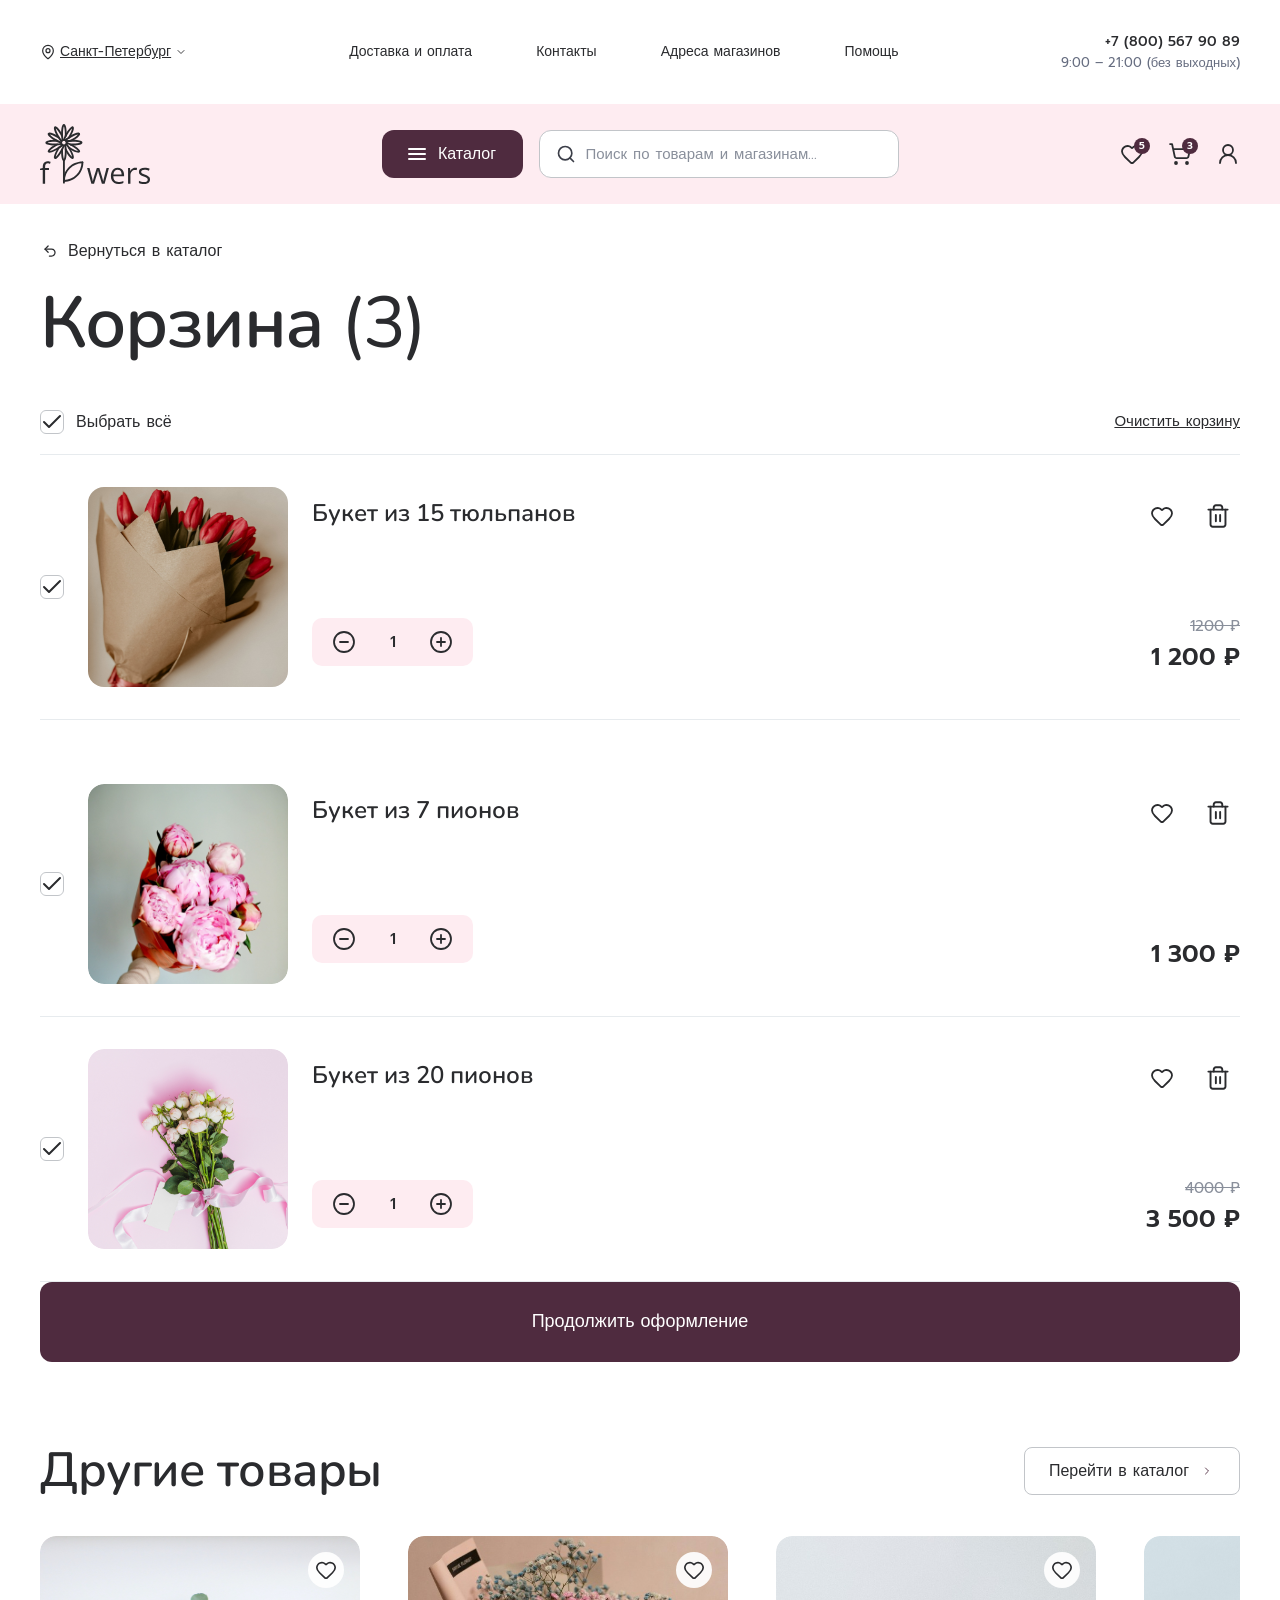
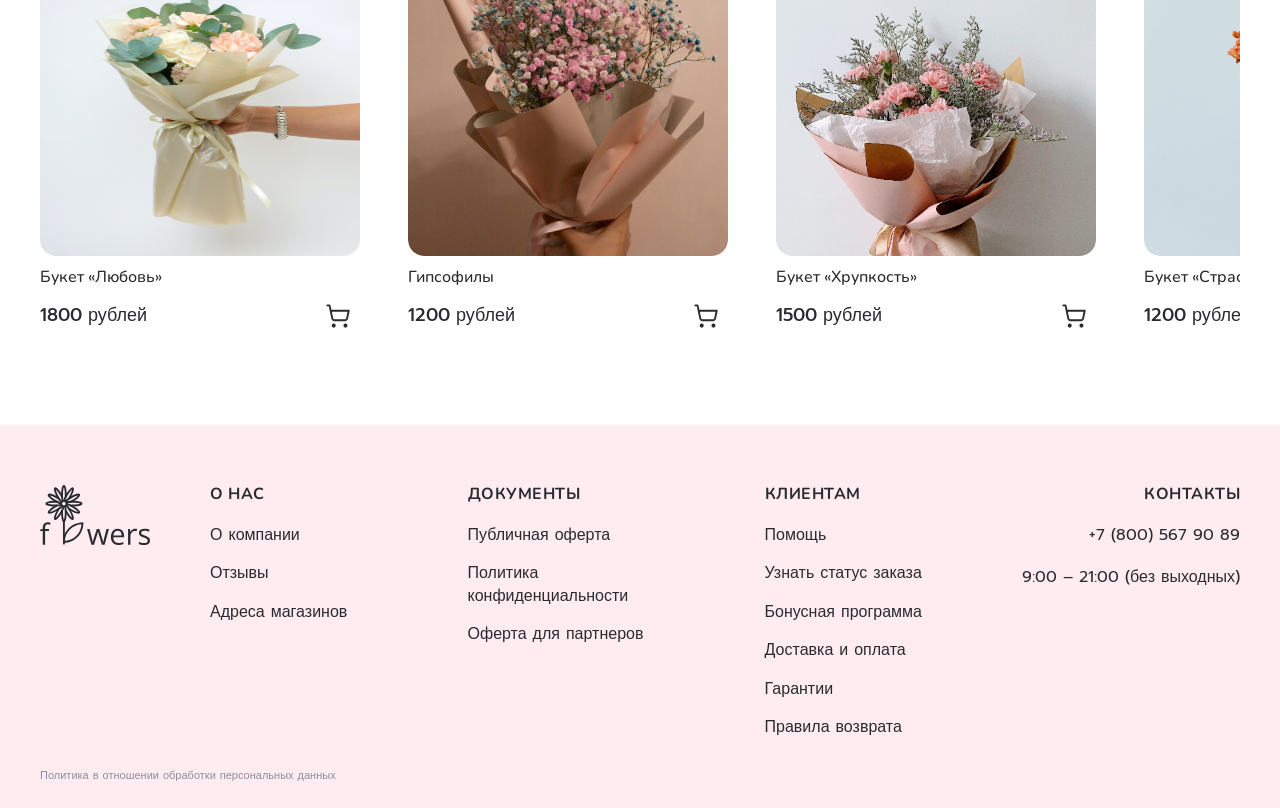
<file: cart.html>
<!DOCTYPE html>
<html lang="ru">
<head>
    <meta charset="UTF-8">
    <meta name="viewport" content="width=device-width, initial-scale=1.0">
    <title>Корзина — Flowers</title>
    <link rel="preconnect" href="https://fonts.googleapis.com">
    <link rel="preconnect" href="https://fonts.gstatic.com" crossorigin>
    <link href="https://fonts.googleapis.com/css2?family=Prompt:wght@300;400;500;600;700&family=Nunito:wght@400;500;600;700;800&display=swap" rel="stylesheet">
    <link href="https://cdn.jsdelivr.net/npm/bootstrap@5.3.3/dist/css/bootstrap.min.css" rel="stylesheet">
    <link rel="stylesheet" href="css/cart.css">
</head>
<body>

<!-- ВЕРХНЯЯ ШАПКА -->
<header class="topbar">
    <div class="topbar-inner d-flex align-items-center justify-content-between">
        <button class="topbar-city d-flex align-items-center gap-1" type="button">
            <img src="images/icons/location.svg" alt="" class="ico-16">
            <span><u>Санкт-Петербург</u></span>
            <img src="images/icons/chevron-down.svg" alt="" class="ico-12">
        </button>
        <nav class="topbar-nav d-flex">
            <a href="#" class="topbar-link">Доставка и оплата</a>
            <a href="#" class="topbar-link">Контакты</a>
            <a href="#" class="topbar-link">Адреса магазинов</a>
            <a href="#" class="topbar-link">Помощь</a>
        </nav>
        <div class="topbar-contacts text-end">
            <div class="topbar-phone">+7 (800) 567 90 89</div>
            <div class="topbar-hours">9:00 – 21:00 (без выходных)</div>
        </div>
    </div>
</header>

<!-- РОЗОВАЯ ШАПКА -->
<div class="pinkbar">
    <div class="pinkbar-inner">
        <a href="index.html" class="pinkbar-logo">
            <img src="images/logo.svg" alt="flowers">
        </a>
        <div class="pinkbar-center">
            <button class="pinkbar-catalog" type="button">
                <span class="burger"><span></span><span></span><span></span></span>
                Каталог
            </button>
            <div class="pinkbar-search">
                <img src="images/icons/search.svg" alt="" class="ico-20">
                <input type="text" placeholder="Поиск по товарам и магазинам...">
            </div>
        </div>
        <div class="pinkbar-icons">
            <a href="#" class="pinkbar-icon" aria-label="Избранное">
                <img src="images/icons/heart-large.svg" alt="" class="ico-24">
                <span class="pinkbar-badge">5</span>
            </a>
            <a href="cart.html" class="pinkbar-icon" aria-label="Корзина">
                <img src="images/icons/bag.svg" alt="" class="ico-24">
                <span class="pinkbar-badge">3</span>
            </a>
            <a href="#" class="pinkbar-icon" aria-label="Профиль">
                <img src="images/icons/user.svg" alt="" class="ico-24">
            </a>
        </div>
    </div>
</div>

<!-- ОСНОВНОЙ КОНТЕНТ -->
<main class="main-cart">

    <a href="index.html" class="back-link">
        <img src="images/icons/back-arrow.svg" alt="" class="ico-20">
        <span>Вернуться в каталог</span>
    </a>

    <h1 class="page-title">Корзина <span class="page-title-count">(3)</span></h1>

    <!-- Шапка со «Выбрать всё» и «Очистить корзину» -->
    <div class="cart-toolbar">
        <label class="select-all">
            <input type="checkbox" id="selectAll" checked>
            <span>Выбрать всё</span>
        </label>
        <button class="clear-btn" type="button" id="clearAll"><u>Очистить корзину</u></button>
    </div>

    <!-- СПИСОК ТОВАРОВ -->
    <div class="cart-list">

        <div class="cart-row" data-price="1200" data-oldprice="1200">
            <input type="checkbox" class="cart-row__check" checked>
            <div class="cart-row__photo">
                <img src="images/rectangle_52.svg" alt="Букет из 15 тюльпанов">
            </div>
            <div class="cart-row__body">
                <h3 class="cart-row__name">Букет из 15 тюльпанов</h3>
                <div class="cart-row__qty">
                    <button class="cart-row__qty-btn" data-action="minus" aria-label="−">
                        <img src="images/icons/qty-minus.svg" alt="" class="ico-24">
                    </button>
                    <span class="cart-row__qty-val">1</span>
                    <button class="cart-row__qty-btn" data-action="plus" aria-label="+">
                        <img src="images/icons/qty-plus.svg" alt="" class="ico-24">
                    </button>
                </div>
            </div>
            <div class="cart-row__actions">
                <button class="cart-row__act" aria-label="В избранное">
                    <img src="images/icons/heart.svg" alt="" class="ico-24">
                </button>
                <button class="cart-row__act cart-row__remove" aria-label="Удалить">
                    <img src="images/icons/trash.svg" alt="" class="ico-32">
                </button>
            </div>  
             <div class="cart-row__prices">
                <span class="cart-row__price-old">1200 ₽</span>
                <span class="cart-row__price">1200 ₽</span>
            </div>
            </div>  
        </div>

        <div class="cart-row" data-price="1300">
            <input type="checkbox" class="cart-row__check" checked>
            <div class="cart-row__photo">
                <img src="images/rectangle_52-1.svg" alt="Букет из 7 пионов">
            </div>
            <div class="cart-row__body">
                <h3 class="cart-row__name">Букет из 7 пионов</h3>
                <div class="cart-row__qty">
                    <button class="cart-row__qty-btn" data-action="minus" aria-label="−">
                        <img src="images/icons/qty-minus.svg" alt="" class="ico-24">
                    </button>
                    <span class="cart-row__qty-val">1</span>
                    <button class="cart-row__qty-btn" data-action="plus" aria-label="+">
                        <img src="images/icons/qty-plus.svg" alt="" class="ico-24">
                    </button>
                </div>
            </div>
            <div class="cart-row__actions">
                <button class="cart-row__act" aria-label="В избранное">
                    <img src="images/icons/heart.svg" alt="" class="ico-24">
                </button>
                <button class="cart-row__act cart-row__remove" aria-label="Удалить">
                    <img src="images/icons/trash.svg" alt="" class="ico-32">
                </button>
            </div>  
            <div class="cart-row__prices">
                <span class="cart-row__price">1300 ₽</span>
            </div>
            </div>


        <div class="cart-row" data-price="3500" data-oldprice="4000">
            <input type="checkbox" class="cart-row__check" checked>
            <div class="cart-row__photo">
                <img src="images/rectangle_52-2.svg" alt="Букет из 20 пионов">
            </div>
            <div class="cart-row__body">
                <h3 class="cart-row__name">Букет из 20 пионов</h3>
                <div class="cart-row__qty">
                    <button class="cart-row__qty-btn" data-action="minus" aria-label="−">
                        <img src="images/icons/qty-minus.svg" alt="" class="ico-24">
                    </button>
                    <span class="cart-row__qty-val">1</span>
                    <button class="cart-row__qty-btn" data-action="plus" aria-label="+">
                        <img src="images/icons/qty-plus.svg" alt="" class="ico-24">
                    </button>
                </div>
            </div>
            <div class="cart-row__actions">
                <button class="cart-row__act" aria-label="В избранное">
                    <img src="images/icons/heart.svg" alt="" class="ico-24">
                </button>
                <button class="cart-row__act cart-row__remove" aria-label="Удалить">
                    <img src="images/icons/trash.svg" alt="" class="ico-32">
                </button>
            </div>  
            <div class="cart-row__prices">
                <span class="cart-row__price-old">4000 ₽</span>
                <span class="cart-row__price">3500 ₽</span>
            </div>
            </div>

    <!-- Кнопка «Продолжить оформление» — без модального окна -->
    <button class="checkout-btn" type="button" id="checkoutBtn">
        Продолжить оформление
    </button>

    <!-- ДРУГИЕ ТОВАРЫ -->
    <section class="other">
        <div class="other__head">
            <h2 class="other__title">Другие товары</h2>
            <a href="index.html" class="btn-outline">
                Перейти в каталог
                <img src="images/icons/chevron-right-purple.svg" alt="" class="ico-16">
            </a>
        </div>
        <div class="other__list">
            <a href="product.html" class="mini">
                <div class="mini__img"><img src="images/img1-2.svg" alt=""></div>
                <button class="mini__fav"><img src="images/icons/heart.svg" alt="" class="ico-22"></button>
                <h4 class="mini__name">Букет «Любовь»</h4>
                <div class="mini__price-row">
                    <span class="mini__price">1800 рублей</span>
                    <button class="mini__cart"><img src="images/icons/cart-add.svg" alt="" class="ico-32"></button>
                </div>
            </a>
            <a href="product.html" class="mini">
                <div class="mini__img"><img src="images/img1-6.svg" alt=""></div>
                <button class="mini__fav"><img src="images/icons/heart.svg" alt="" class="ico-22"></button>
                <h4 class="mini__name">Гипсофилы</h4>
                <div class="mini__price-row">
                    <span class="mini__price">1200 рублей</span>
                    <button class="mini__cart"><img src="images/icons/cart-add.svg" alt="" class="ico-32"></button>
                </div>
            </a>
            <a href="product.html" class="mini">
                <div class="mini__img"><img src="images/img1-7.svg" alt=""></div>
                <button class="mini__fav"><img src="images/icons/heart.svg" alt="" class="ico-22"></button>
                <h4 class="mini__name">Букет «Хрупкость»</h4>
                <div class="mini__price-row">
                    <span class="mini__price">1500 рублей</span>
                    <button class="mini__cart"><img src="images/icons/cart-add.svg" alt="" class="ico-32"></button>
                </div>
            </a>
            <a href="product.html" class="mini">
                <div class="mini__img"><img src="images/img1-13.svg" alt=""></div>
                <button class="mini__fav"><img src="images/icons/heart.svg" alt="" class="ico-22"></button>
                <h4 class="mini__name">Букет «Страсть»</h4>
                <div class="mini__price-row">
                    <span class="mini__price">1200 рублей</span>
                    <button class="mini__cart"><img src="images/icons/cart-add.svg" alt="" class="ico-32"></button>
                </div>
            </a>
            <a href="product.html" class="mini">
                <div class="mini__img"><img src="images/img1-8.svg" alt=""></div>
                <button class="mini__fav"><img src="images/icons/heart.svg" alt="" class="ico-22"></button>
                <h4 class="mini__name">Букет «Вдохновение»</h4>
                <div class="mini__price-row">
                    <span class="mini__price">1400 ₽</span>
                    <button class="mini__cart"><img src="images/icons/cart-add.svg" alt="" class="ico-32"></button>
                </div>
            </a>
        </div>
    </section>
</main>

<!-- ПОДВАЛ -->
<footer class="footer">
    <div class="footer__inner">
        <a href="index.html" class="footer__logo">
            <img src="images/logo.svg" alt="flowers">
        </a>
        <div class="footer__col">
            <h4 class="footer__title">О НАС</h4>
            <a href="#" class="footer__link">О компании</a>
            <a href="#" class="footer__link">Отзывы</a>
            <a href="#" class="footer__link">Адреса магазинов</a>
        </div>
        <div class="footer__col">
            <h4 class="footer__title">ДОКУМЕНТЫ</h4>
            <a href="#" class="footer__link">Публичная оферта</a>
            <a href="#" class="footer__link">Политика конфиденциальности</a>
            <a href="#" class="footer__link">Оферта для партнеров</a>
        </div>
        <div class="footer__col">
            <h4 class="footer__title">КЛИЕНТАМ</h4>
            <a href="#" class="footer__link">Помощь</a>
            <a href="#" class="footer__link">Узнать статус заказа</a>
            <a href="#" class="footer__link">Бонусная программа</a>
            <a href="#" class="footer__link">Доставка и оплата</a>
            <a href="#" class="footer__link">Гарантии</a>
            <a href="#" class="footer__link">Правила возврата</a>
        </div>
        <div class="footer__col footer__col--contacts">
            <h4 class="footer__title">КОНТАКТЫ</h4>
            <div class="footer__phone">+7 (800) 567 90 89</div>
            <div class="footer__hours">9:00 – 21:00 (без выходных)</div>
        </div>
    </div>
    <div class="footer__policy">Политика в отношении обработки персональных данных</div>
</footer>

<script src="https://cdn.jsdelivr.net/npm/bootstrap@5.3.3/dist/js/bootstrap.bundle.min.js"></script>
<script src="js/cart.js"></script>
</body>
</html>
</file>
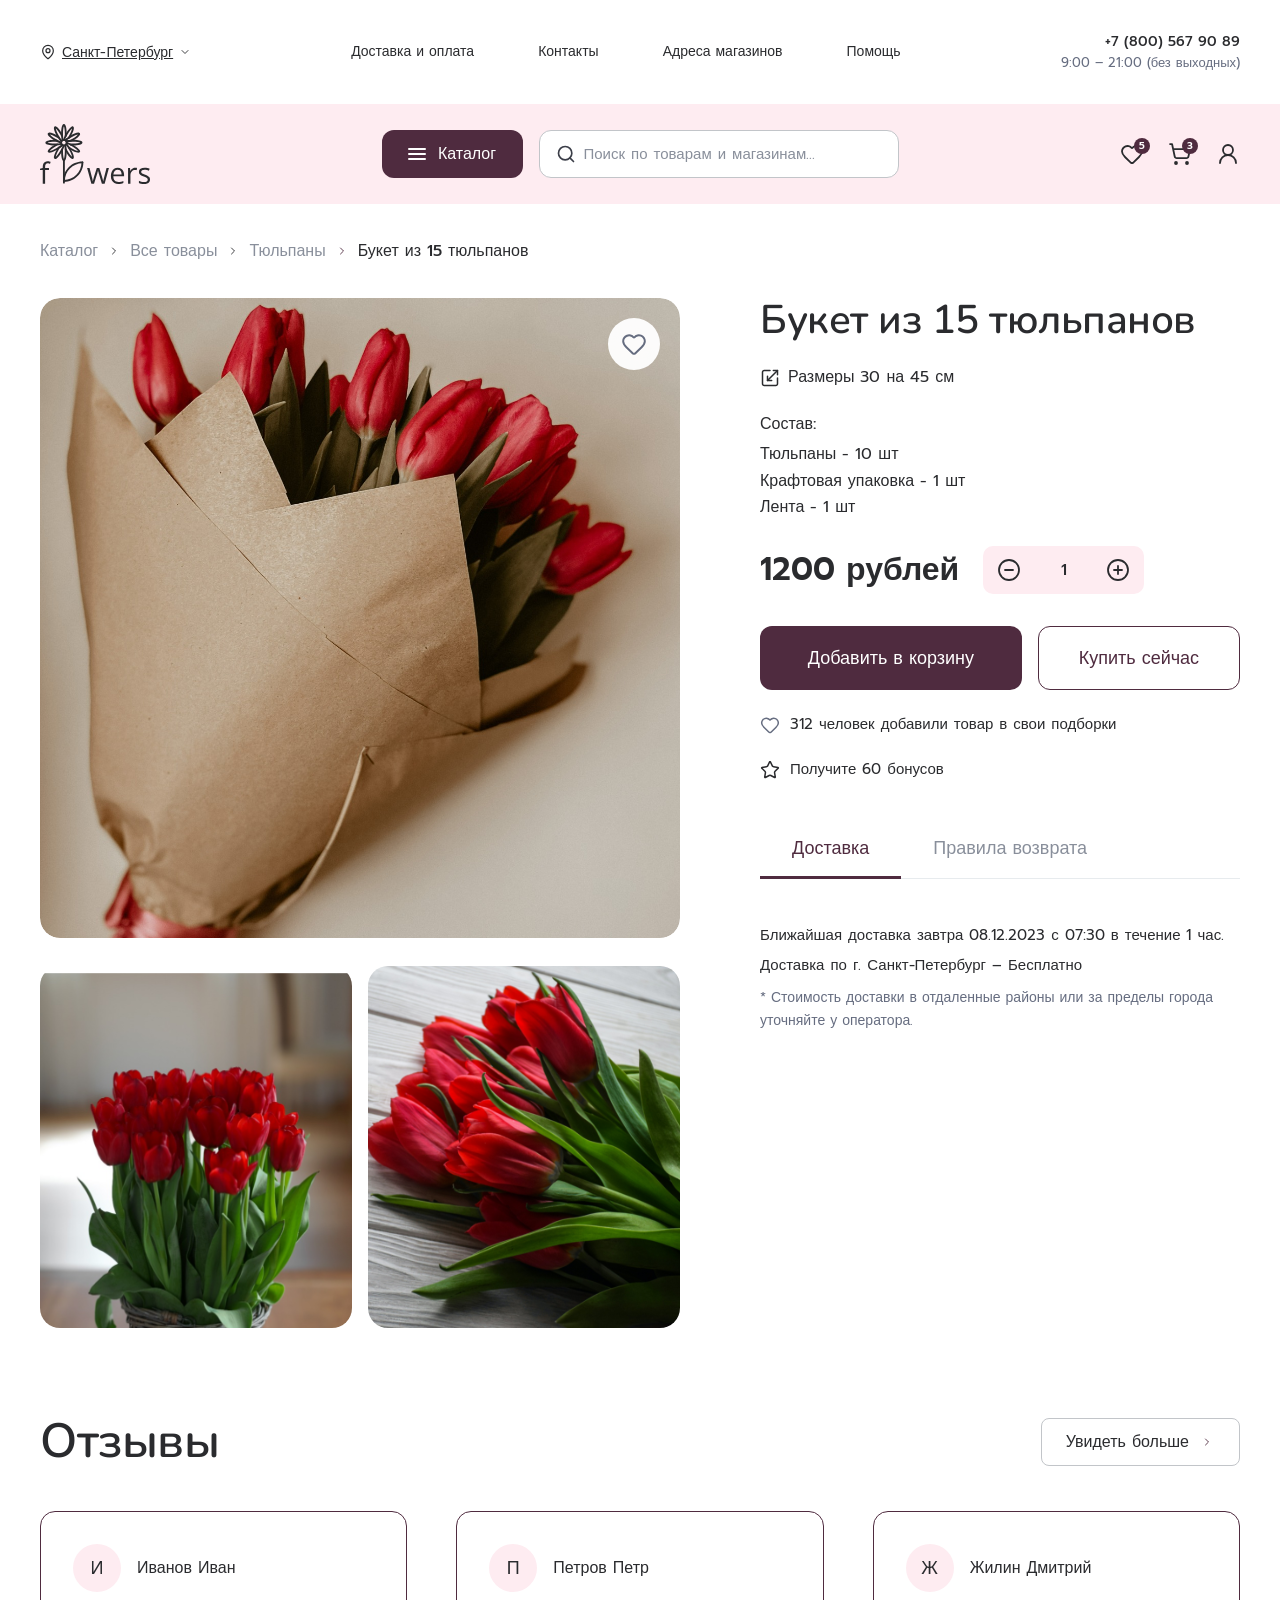
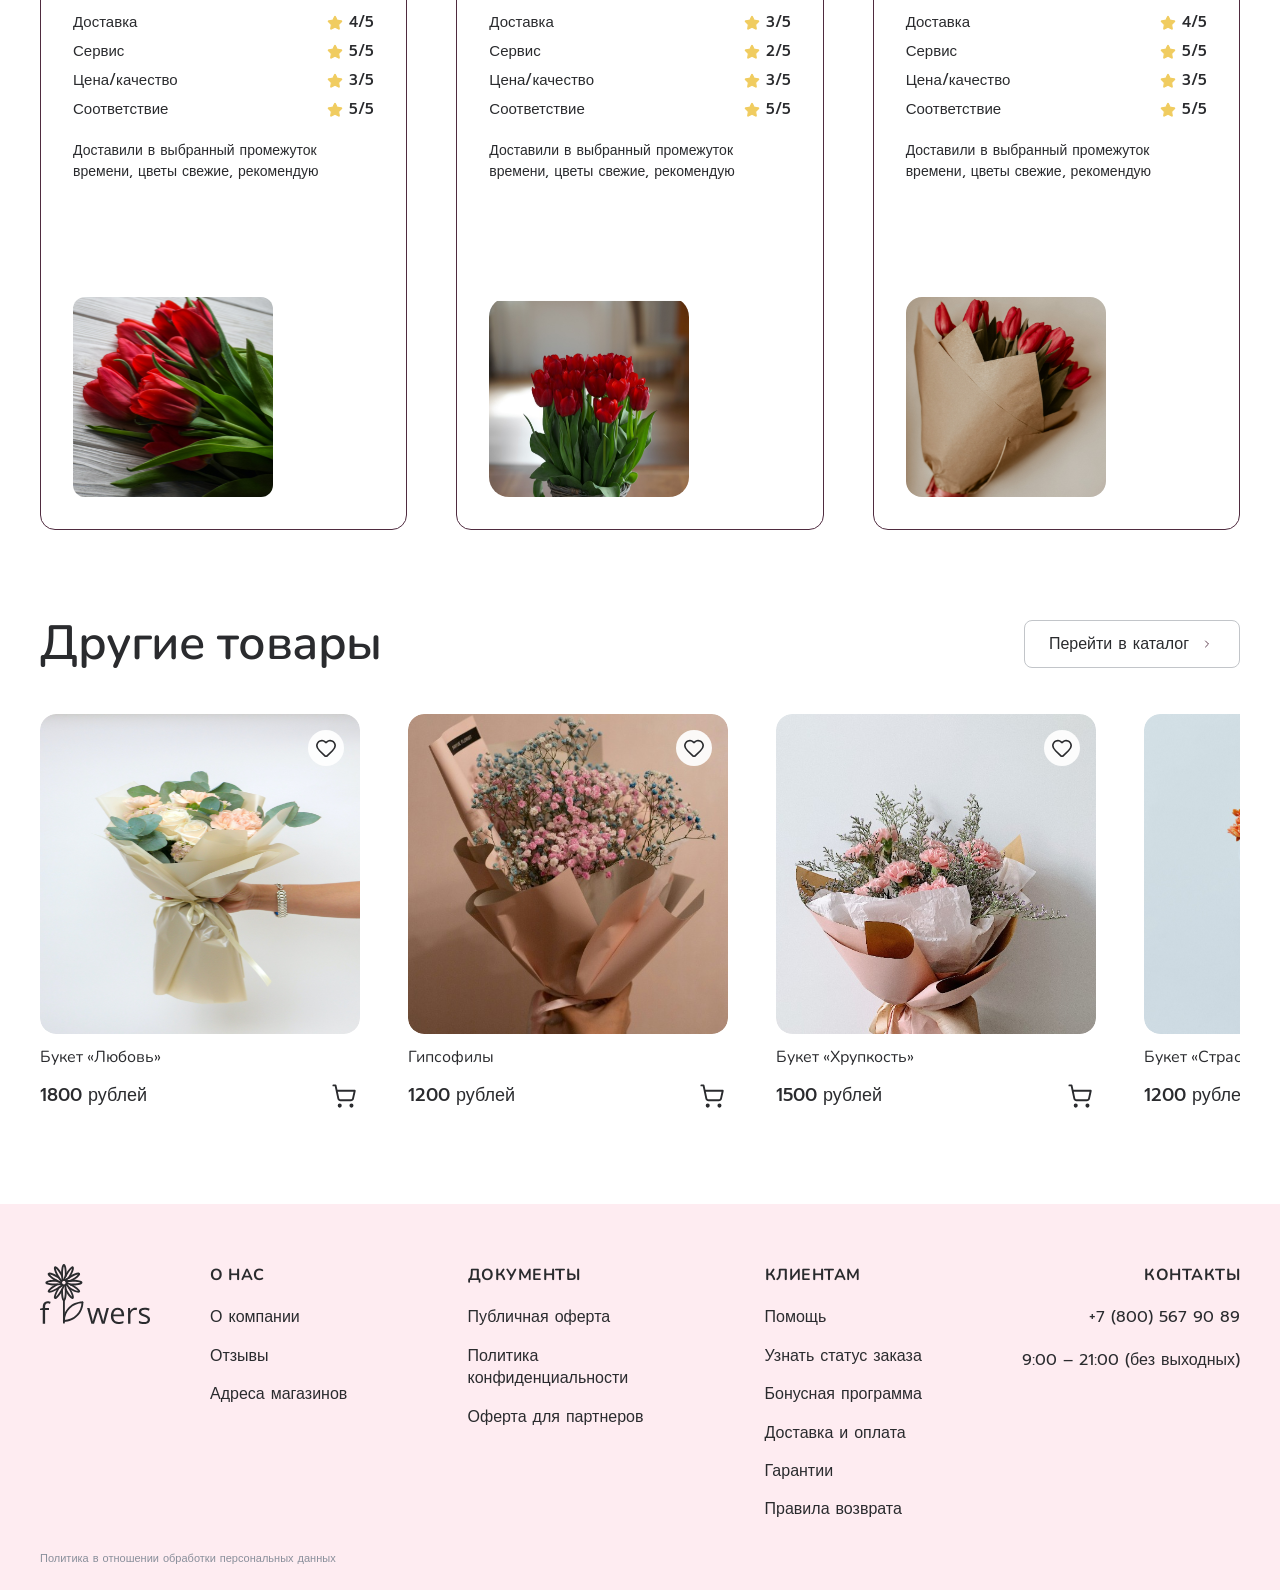
<file: product.html>
<!DOCTYPE html>
<html lang="ru">
<head>
    <meta charset="UTF-8">
    <meta name="viewport" content="width=device-width, initial-scale=1.0">
    <title>Букет из 15 тюльпанов — Flowers</title>
    <link rel="preconnect" href="https://fonts.googleapis.com">
    <link rel="preconnect" href="https://fonts.gstatic.com" crossorigin>
    <link href="https://fonts.googleapis.com/css2?family=Prompt:wght@300;400;500;600;700&family=Nunito:wght@400;500;600;700;800&display=swap" rel="stylesheet">
    <link rel="stylesheet" href="css/product.css">
</head>
<body>

<!-- ВЕРХНЯЯ ШАПКА -->
<header class="topbar">
    <div class="topbar__inner">
        <button class="topbar__city" type="button">
            <img src="images/icons/location.svg" alt="" class="ico-16">
            <span><u>Санкт-Петербург</u></span>
            <img src="images/icons/chevron-down.svg" alt="" class="ico-12">
        </button>
        <nav class="topbar__nav">
            <a href="#" class="topbar__link">Доставка и оплата</a>
            <a href="#" class="topbar__link">Контакты</a>
            <a href="#" class="topbar__link">Адреса магазинов</a>
            <a href="#" class="topbar__link">Помощь</a>
        </nav>
        <div class="topbar__contacts">
            <div class="topbar__phone">+7 (800) 567 90 89</div>
            <div class="topbar__hours">9:00 – 21:00 (без выходных)</div>
        </div>
    </div>
</header>

<!-- РОЗОВАЯ ШАПКА -->
<div class="pinkbar">
    <div class="pinkbar__inner">
        <a href="index.html" class="pinkbar__logo">
            <img src="images/logo.svg" alt="flowers">
        </a>
        <div class="pinkbar__center">
            <button class="pinkbar__catalog" type="button">
                <span class="burger"><span></span><span></span><span></span></span>
                Каталог
            </button>
            <div class="pinkbar__search">
                <img src="images/icons/search.svg" alt="" class="ico-20">
                <input type="text" placeholder="Поиск по товарам и магазинам...">
            </div>
        </div>
        <div class="pinkbar__icons">
            <a href="#" class="pinkbar__icon" aria-label="Избранное">
                <img src="images/icons/heart-large.svg" alt="" class="ico-24">
                <span class="pinkbar__badge">5</span>
            </a>
            <a href="cart.html" class="pinkbar__icon" aria-label="Корзина">
                <img src="images/icons/bag.svg" alt="" class="ico-24">
                <span class="pinkbar__badge">3</span>
            </a>
            <a href="#" class="pinkbar__icon" aria-label="Профиль">
                <img src="images/icons/user.svg" alt="" class="ico-24">
            </a>
        </div>
    </div>
</div>

<main class="main">

    <!-- Хлебные крошки -->
    <nav class="crumbs">
        <a href="index.html" class="crumbs__link">Каталог</a>
        <img src="images/icons/chevron-right.svg" alt="" class="ico-16">
        <a href="index.html" class="crumbs__link">Все товары</a>
        <img src="images/icons/chevron-right.svg" alt="" class="ico-16">
        <a href="#" class="crumbs__link">Тюльпаны</a>
        <img src="images/icons/chevron-right-purple.svg" alt="" class="ico-16">
        <span class="crumbs__current">Букет из 15 тюльпанов</span>
    </nav>

    <!-- ОСНОВНАЯ FLEX СЕКЦИЯ: галерея + инфо -->
    <section class="product-top">

        <div class="gallery">
            <div class="gallery__main">
                <img src="images/rectangle_52.svg" alt="Букет из 15 тюльпанов" id="mainImg">
                <button class="gallery__fav" aria-label="В избранное">
                    <img src="images/icons/heart-gray.svg" alt="" class="ico-26">
                </button>
            </div>
            <div class="gallery__thumbs">
                <div class="gallery__thumb gallery__thumb--small" data-src="images/rectangle_65.svg">
                    <img src="images/rectangle_65.svg" alt="">
                </div>
                <div class="gallery__thumb gallery__thumb--big" data-src="images/rectangle_65-2.svg">
                    <img src="images/rectangle_65-2.svg" alt="">
                </div>
            </div>
        </div>

        <div class="info">
            <h1 class="info__title">Букет из 15 тюльпанов</h1>
            <div class="info__size">
                <img src="images/icons/expand.svg" alt="" class="ico-20">
                <span>Размеры 30 на 45 см</span>
            </div>

            <div class="info__compose">
                <h3 class="info__compose-title">Состав:</h3>
                <ul class="info__compose-list">
                    <li>Тюльпаны - 10 шт</li>
                    <li>Крафтовая упаковка - 1 шт</li>
                    <li>Лента - 1 шт</li>
                </ul>
            </div>

            <div class="info__price-row">
                <span class="info__price">1200 рублей</span>
                <div class="info__qty">
                    <button class="info__qty-btn" data-action="minus" aria-label="−">
                        <img src="images/icons/qty-minus.svg" alt="" class="ico-24">
                    </button>
                    <span class="info__qty-val">1</span>
                    <button class="info__qty-btn" data-action="plus" aria-label="+">
                        <img src="images/icons/qty-plus.svg" alt="" class="ico-24">
                    </button>
                </div>
            </div>

            <div class="info__buttons">
                <a href="cart.html" class="btn btn--primary">Добавить в корзину</a>
                <a href="cart.html" class="btn btn--secondary">Купить сейчас</a>
            </div>

            <div class="info__meta">
                <img src="images/icons/heart-gray.svg" alt="" class="ico-20">
                <span>312 человек добавили товар в свои подборки</span>
            </div>
            <div class="info__meta">
                <img src="images/icons/star-outline.svg" alt="" class="ico-20">
                <span>Получите 60 бонусов</span>
            </div>

            <div class="tabs">
                <button class="tabs__btn tabs__btn--active" data-tab="delivery">Доставка</button>
                <button class="tabs__btn" data-tab="return">Правила возврата</button>
            </div>
            <div class="tabs__body">
                <div class="tabs__pane tabs__pane--active" id="delivery">
                    <p>Ближайшая доставка завтра 08.12.2023 с 07:30 в течение 1 час.</p>
                    <p>Доставка по г. Санкт-Петербург – Бесплатно</p>
                    <p class="tabs__note">* Стоимость доставки в отдаленные районы или за пределы города уточняйте у оператора.</p>
                </div>
                <div class="tabs__pane" id="return">
                    <p>Возврат товара в течение 14 дней при сохранении товарного вида.</p>
                </div>
            </div>
        </div>
    </section>

    <!-- БЛОК ОТЗЫВОВ (3 отзыва) -->
    <section class="reviews">
        <div class="reviews__head">
            <h2 class="reviews__title">Отзывы</h2>
            <button class="btn-outline">
                Увидеть больше
                <img src="images/icons/chevron-right-purple.svg" alt="" class="ico-16">
            </button>
        </div>

        <div class="reviews__list">
            <article class="review">
                <header class="review__head">
                    <div class="review__avatar">И</div>
                    <span class="review__name">Иванов Иван</span>
                </header>
                <ul class="review__rates">
                    <li><span>Доставка</span><span class="review__rate"><img src="images/icons/star-fill.svg" alt="" class="ico-16"> <b>4/5</b></span></li>
                    <li><span>Сервис</span><span class="review__rate"><img src="images/icons/star-fill.svg" alt="" class="ico-16"> <b>5/5</b></span></li>
                    <li><span>Цена/качество</span><span class="review__rate"><img src="images/icons/star-fill.svg" alt="" class="ico-16"> <b>3/5</b></span></li>
                    <li><span>Соответствие</span><span class="review__rate"><img src="images/icons/star-fill.svg" alt="" class="ico-16"> <b>5/5</b></span></li>
                </ul>
                <p class="review__text">Доставили в выбранный промежуток времени, цветы свежие, рекомендую</p>
                <img src="images/unsplash_MI_sZJB6I3k.svg" class="review__photo" alt="">
            </article>

            <article class="review">
                <header class="review__head">
                    <div class="review__avatar">П</div>
                    <span class="review__name">Петров Петр</span>
                </header>
                <ul class="review__rates">
                    <li><span>Доставка</span><span class="review__rate"><img src="images/icons/star-fill.svg" alt="" class="ico-16"> <b>3/5</b></span></li>
                    <li><span>Сервис</span><span class="review__rate"><img src="images/icons/star-fill.svg" alt="" class="ico-16"> <b>2/5</b></span></li>
                    <li><span>Цена/качество</span><span class="review__rate"><img src="images/icons/star-fill.svg" alt="" class="ico-16"> <b>3/5</b></span></li>
                    <li><span>Соответствие</span><span class="review__rate"><img src="images/icons/star-fill.svg" alt="" class="ico-16"> <b>5/5</b></span></li>
                </ul>
                <p class="review__text">Доставили в выбранный промежуток времени, цветы свежие, рекомендую</p>
                <img src="images/rectangle_65.svg" class="review__photo" alt="">
            </article>

            <article class="review">
                <header class="review__head">
                    <div class="review__avatar">Ж</div>
                    <span class="review__name">Жилин Дмитрий</span>
                </header>
                <ul class="review__rates">
                    <li><span>Доставка</span><span class="review__rate"><img src="images/icons/star-fill.svg" alt="" class="ico-16"> <b>4/5</b></span></li>
                    <li><span>Сервис</span><span class="review__rate"><img src="images/icons/star-fill.svg" alt="" class="ico-16"> <b>5/5</b></span></li>
                    <li><span>Цена/качество</span><span class="review__rate"><img src="images/icons/star-fill.svg" alt="" class="ico-16"> <b>3/5</b></span></li>
                    <li><span>Соответствие</span><span class="review__rate"><img src="images/icons/star-fill.svg" alt="" class="ico-16"> <b>5/5</b></span></li>
                </ul>
                <p class="review__text">Доставили в выбранный промежуток времени, цветы свежие, рекомендую</p>
                <img src="images/rectangle_52-3.svg" class="review__photo" alt="">
            </article>
        </div>
    </section>

    <!-- ДРУГИЕ ТОВАРЫ -->
    <section class="other">
        <div class="other__head">
            <h2 class="other__title">Другие товары</h2>
            <a href="index.html" class="btn-outline">
                Перейти в каталог
                <img src="images/icons/chevron-right-purple.svg" alt="" class="ico-16">
            </a>
        </div>

        <div class="other__list">
            <a href="product.html" class="mini">
                <div class="mini__img"><img src="images/img1-2.svg" alt=""></div>
                <button class="mini__fav"><img src="images/icons/heart.svg" alt="" class="ico-22"></button>
                <h4 class="mini__name">Букет «Любовь»</h4>
                <div class="mini__price-row">
                    <span class="mini__price">1800 рублей</span>
                    <button class="mini__cart"><img src="images/icons/cart-add.svg" alt="" class="ico-32"></button>
                </div>
            </a>
            <a href="product.html" class="mini">
                <div class="mini__img"><img src="images/img1-6.svg" alt=""></div>
                <button class="mini__fav"><img src="images/icons/heart.svg" alt="" class="ico-22"></button>
                <h4 class="mini__name">Гипсофилы</h4>
                <div class="mini__price-row">
                    <span class="mini__price">1200 рублей</span>
                    <button class="mini__cart"><img src="images/icons/cart-add.svg" alt="" class="ico-32"></button>
                </div>
            </a>
            <a href="product.html" class="mini">
                <div class="mini__img"><img src="images/img1-7.svg" alt=""></div>
                <button class="mini__fav"><img src="images/icons/heart.svg" alt="" class="ico-22"></button>
                <h4 class="mini__name">Букет «Хрупкость»</h4>
                <div class="mini__price-row">
                    <span class="mini__price">1500 рублей</span>
                    <button class="mini__cart"><img src="images/icons/cart-add.svg" alt="" class="ico-32"></button>
                </div>
            </a>
            <a href="product.html" class="mini">
                <div class="mini__img"><img src="images/img1-13.svg" alt=""></div>
                <button class="mini__fav"><img src="images/icons/heart.svg" alt="" class="ico-22"></button>
                <h4 class="mini__name">Букет «Страсть»</h4>
                <div class="mini__price-row">
                    <span class="mini__price">1200 рублей</span>
                    <button class="mini__cart"><img src="images/icons/cart-add.svg" alt="" class="ico-32"></button>
                </div>
            </a>
            <a href="product.html" class="mini">
                <div class="mini__img"><img src="images/img1-8.svg" alt=""></div>
                <button class="mini__fav"><img src="images/icons/heart.svg" alt="" class="ico-22"></button>
                <h4 class="mini__name">Букет «Вдохновение»</h4>
                <div class="mini__price-row">
                    <span class="mini__price">1400 ₽</span>
                    <button class="mini__cart"><img src="images/icons/cart-add.svg" alt="" class="ico-32"></button>
                </div>
            </a>
        </div>
    </section>
</main>

<!-- ПОДВАЛ -->
<footer class="footer">
    <div class="footer__inner">
        <a href="index.html" class="footer__logo">
            <img src="images/logo.svg" alt="flowers">
        </a>
        <div class="footer__col">
            <h4 class="footer__title">О НАС</h4>
            <a href="#" class="footer__link">О компании</a>
            <a href="#" class="footer__link">Отзывы</a>
            <a href="#" class="footer__link">Адреса магазинов</a>
        </div>
        <div class="footer__col">
            <h4 class="footer__title">ДОКУМЕНТЫ</h4>
            <a href="#" class="footer__link">Публичная оферта</a>
            <a href="#" class="footer__link">Политика конфиденциальности</a>
            <a href="#" class="footer__link">Оферта для партнеров</a>
        </div>
        <div class="footer__col">
            <h4 class="footer__title">КЛИЕНТАМ</h4>
            <a href="#" class="footer__link">Помощь</a>
            <a href="#" class="footer__link">Узнать статус заказа</a>
            <a href="#" class="footer__link">Бонусная программа</a>
            <a href="#" class="footer__link">Доставка и оплата</a>
            <a href="#" class="footer__link">Гарантии</a>
            <a href="#" class="footer__link">Правила возврата</a>
        </div>
        <div class="footer__col footer__col--contacts">
            <h4 class="footer__title">КОНТАКТЫ</h4>
            <div class="footer__phone">+7 (800) 567 90 89</div>
            <div class="footer__hours">9:00 – 21:00 (без выходных)</div>
        </div>
    </div>
    <div class="footer__policy">Политика в отношении обработки персональных данных</div>
</footer>

<script src="js/gallery.js"></script>
</body>
</html>
</file>
<file: css/product.css>
/* ========================================================================
   FloraLine — product.html (Карточка товара) — Flexbox
   Pixel-perfect по макету Figma (1920×3274)
   Шрифты: Prompt (текст), Nunito (заголовки)
   ======================================================================== */

* { margin: 0; padding: 0; box-sizing: border-box; }

:root {
    --bg: #fff;
    --pink: #FEECF1;
    --accent: #4F2B3F;
    --text: #2A2B2E;
    --gray: #666D80;
    --gray-light: #898F9B;
    --border: #C2C5C9;
    --border-light: #E7EBEE;
    --star: #F0CC60;
    --font-text: 'Prompt', 'Helvetica Neue', Arial, sans-serif;
    --font-head: 'Nunito', 'Prompt', sans-serif;
}

body {
    font-family: var(--font-text);
    color: var(--text);
    background: var(--bg);
    font-size: 16px;
    line-height: 1.4;
    font-weight: 400;
    -webkit-font-smoothing: antialiased;
}

img, svg { display: block; max-width: 100%; }
a { color: inherit; text-decoration: none; }
button { cursor: pointer; font-family: inherit; border: none; background: none; }
ul { list-style: none; }
input { font-family: inherit; }
h1, h2, h3, h4 { font-family: var(--font-head); }

/* Иконки */
.ico-12 { width: 12px; height: 12px; }
.ico-16 { width: 16px; height: 16px; }
.ico-20 { width: 20px; height: 20px; }
.ico-22 { width: 22px; height: 22px; }
.ico-24 { width: 24px; height: 24px; }
.ico-26 { width: 26px; height: 26px; }
.ico-32 { width: 32px; height: 32px; }

/* ============ ВЕРХНЯЯ ШАПКА ============ */
.topbar { height: 104px; background: var(--bg); display: flex; align-items: center; }
.topbar__inner {
    max-width: 1640px;
    margin: 0 auto;
    padding: 0 40px;
    width: 100%;
    display: flex;
    align-items: center;
    justify-content: space-between;
    gap: 60px;
}
.topbar__city {
    display: flex;
    align-items: center;
    gap: 6px;
    color: var(--text);
    font-size: 14px;
}
.topbar__city u { text-decoration: underline; }
.topbar__nav { display: flex; gap: 64px; flex: 1; justify-content: center; }
.topbar__link { font-size: 14px; color: var(--text); transition: color .15s; }
.topbar__link:hover { color: var(--accent); }
.topbar__contacts { text-align: right; }
.topbar__phone { font-size: 14px; color: var(--text); font-weight: 500; }
.topbar__hours { font-size: 13px; color: var(--gray); margin-top: 2px; }

/* ============ РОЗОВАЯ ШАПКА (центрирована) ============ */
.pinkbar { height: 100px; background: var(--pink); display: flex; align-items: center; }
.pinkbar__inner {
    max-width: 1640px;
    margin: 0 auto;
    padding: 0 40px;
    width: 100%;
    display: grid;
    grid-template-columns: 1fr auto 1fr;
    align-items: center;
    gap: 24px;
}
.pinkbar__logo { display: block; justify-self: start; }
.pinkbar__logo img { height: 60px; width: auto; }

.pinkbar__center {
    display: flex;
    align-items: center;
    gap: 16px;
    justify-self: center;
}
.pinkbar__catalog {
    width: 141px;
    height: 48px;
    background: var(--accent);
    color: white;
    border-radius: 12px;
    font-size: 16px;
    font-family: var(--font-text);
    display: flex;
    align-items: center;
    justify-content: center;
    gap: 12px;
}
.burger { display: grid; gap: 3px; width: 18px; }
.burger span { display: block; height: 2px; background: white; border-radius: 2px; }
.pinkbar__search {
    width: 480px;
    height: 48px;
    background: var(--bg);
    border: 1px solid var(--border);
    border-radius: 12px;
    display: flex;
    align-items: center;
    gap: 8px;
    padding: 0 16px;
}
.pinkbar__search input {
    border: none;
    outline: none;
    font-size: 15px;
    background: transparent;
    width: 100%;
    height: 100%;
    font-family: var(--font-text);
}
.pinkbar__search input::placeholder { color: var(--gray-light); }
.pinkbar__icons {
    display: flex;
    gap: 24px;
    justify-self: end;
}
.pinkbar__icon { display: flex; align-items: center; color: var(--accent); position: relative; }
.pinkbar__badge {
    position: absolute;
    top: -4px;
    right: -6px;
    min-width: 16px;
    height: 16px;
    background: var(--accent);
    color: white;
    border-radius: 50%;
    font-size: 10px;
    font-weight: 600;
    display: flex;
    align-items: center;
    justify-content: center;
    padding: 0 4px;
}

/* ============ КОНТЕНТ ============ */
.main {
    max-width: 1640px;
    margin: 0 auto;
    padding: 0 40px;
}

.crumbs {
    display: flex;
    align-items: center;
    gap: 8px;
    padding-top: 36px;
    margin-bottom: 36px;
    flex-wrap: wrap;
}
.crumbs__link { font-size: 16px; color: var(--gray-light); }
.crumbs__current { font-size: 16px; color: var(--text); font-weight: 500; }

/* ============ ОСНОВНОЙ БЛОК ТОВАРА (FLEXBOX) ============ */
.product-top {
    display: flex;
    gap: 80px;
    align-items: flex-start;
    margin-bottom: 80px;
}

/* ----- ГАЛЕРЕЯ ----- */
.gallery {
    display: flex;
    flex-direction: column;
    gap: 28px;
    flex-shrink: 0;
}
.gallery__main {
    position: relative;
    width: 640px;
    height: 640px;
    border-radius: 20px;
    overflow: hidden;
}
.gallery__main img {
    width: 100%;
    height: 100%;
    object-fit: cover;
    transition: opacity .2s;
}
.gallery__fav {
    position: absolute;
    top: 20px;
    right: 20px;
    width: 52px;
    height: 52px;
    background: rgba(255, 255, 255, 0.95);
    border-radius: 50%;
    display: flex;
    align-items: center;
    justify-content: center;
}
.gallery__fav img {
    width: 26px;
    height: 26px;
}
.gallery__thumbs {
    display: flex;
    gap: 16px;
}
.gallery__thumb {
    border-radius: 20px;
    overflow: hidden;
    cursor: pointer;
    height: 260px;
    flex-shrink: 0;
}
.gallery__thumb--small { width: 224px; }
.gallery__thumb--big { width: 400px; }
.gallery__thumb img {
    width: 100%;
    height: 100%;
    object-fit: cover;
    transition: transform .3s;
}
.gallery__thumb:hover img { transform: scale(1.04); }

/* ----- ИНФО О ТОВАРЕ ----- */
.info { display: flex; flex-direction: column; gap: 24px; flex: 1; min-width: 0; }
.info__title {
    font-family: var(--font-head);
    font-size: 40px;
    font-weight: 600;
    line-height: 1.1;
    color: var(--text);
    letter-spacing: -0.5px;
}
.info__size {
    display: flex;
    align-items: center;
    gap: 8px;
    font-size: 16px;
    color: var(--text);
}
.info__compose-title {
    font-family: var(--font-text);
    font-size: 16px;
    font-weight: 500;
    margin-bottom: 8px;
}
.info__compose-list {
    display: flex;
    flex-direction: column;
    gap: 4px;
    font-size: 16px;
}
.info__price-row {
    display: flex;
    align-items: center;
    gap: 24px;
    margin-top: 4px;
}
.info__price {
    font-size: 32px;
    font-weight: 600;
    color: var(--text);
}
.info__qty {
    width: 161px;
    height: 48px;
    background: var(--pink);
    border-radius: 10px;
    display: flex;
    align-items: center;
    justify-content: space-between;
    padding: 0 14px;
}
.info__qty-btn { display: flex; align-items: center; justify-content: center; }
.info__qty-val { font-size: 16px; font-weight: 500; }

.info__buttons {
    display: flex;
    gap: 16px;
    margin-top: 8px;
}
.btn {
    height: 64px;
    border-radius: 12px;
    font-size: 18px;
    font-weight: 500;
    font-family: var(--font-text);
    display: flex;
    align-items: center;
    justify-content: center;
    padding: 0 32px;
    transition: opacity .15s;
}
.btn--primary {
    width: 311px;
    background: var(--accent);
    color: white;
}
.btn--secondary {
    width: 236px;
    background: white;
    color: var(--accent);
    border: 1px solid var(--accent);
}
.btn--secondary:hover { background: var(--pink); }

.info__meta {
    display: flex;
    align-items: center;
    gap: 10px;
    font-size: 15px;
}

.tabs {
    display: flex;
    border-bottom: 1px solid var(--border-light);
    margin-top: 16px;
}
.tabs__btn {
    padding: 14px 32px;
    font-size: 18px;
    font-weight: 500;
    color: var(--gray-light);
    border-bottom: 3px solid transparent;
    margin-bottom: -1px;
    transition: all .15s;
    font-family: var(--font-text);
}
.tabs__btn--active {
    color: var(--accent);
    border-bottom-color: var(--accent);
}
.tabs__body { padding-top: 20px; }
.tabs__pane {
    display: none;
    font-size: 15px;
    line-height: 1.6;
}
.tabs__pane--active { display: block; }
.tabs__pane p { margin-bottom: 6px; }
.tabs__note { color: var(--gray); font-size: 14px; margin-top: 10px; }

/* ============ ОТЗЫВЫ ============ */
.reviews { margin-bottom: 80px; }
.reviews__head {
    display: flex;
    justify-content: space-between;
    align-items: center;
    margin-bottom: 36px;
}
.reviews__title {
    font-family: var(--font-head);
    font-size: 48px;
    font-weight: 600;
    color: var(--text);
    letter-spacing: -0.5px;
}
.btn-outline {
    display: flex;
    align-items: center;
    gap: 10px;
    height: 48px;
    padding: 0 24px;
    border: 1px solid var(--border);
    border-radius: 8px;
    font-size: 16px;
    color: var(--text);
    background: white;
    cursor: pointer;
    font-family: var(--font-text);
}
.btn-outline:hover { border-color: var(--accent); color: var(--accent); }

/* 3 карточки отзывов - распределены равномерно (не overflow) */
.reviews__list {
    display: grid;
    grid-template-columns: repeat(3, 1fr);
    gap: 49px;
}
.review {
    min-height: 619px;
    border: 1px solid var(--accent);
    border-radius: 15px;
    padding: 32px;
    display: flex;
    flex-direction: column;
    gap: 20px;
}
.review__head {
    display: flex;
    align-items: center;
    gap: 16px;
}
.review__avatar {
    width: 48px;
    height: 48px;
    background: var(--pink);
    border-radius: 50%;
    display: flex;
    align-items: center;
    justify-content: center;
    font-size: 18px;
    font-weight: 500;
}
.review__name { font-size: 16px; font-weight: 500; }
.review__rates {
    display: flex;
    flex-direction: column;
    gap: 8px;
}
.review__rates li {
    display: flex;
    justify-content: space-between;
    align-items: center;
    font-size: 15px;
}
.review__rate {
    display: flex;
    align-items: center;
    gap: 6px;
}
.review__rate b { font-weight: 500; }
.review__text {
    font-size: 14px;
    line-height: 1.5;
}
.review__photo {
    width: 200px;
    height: 200px;
    border-radius: 12px;
    object-fit: cover;
    margin-top: auto;
}

/* ============ ДРУГИЕ ТОВАРЫ ============ */
.other { margin-bottom: 80px; }
.other__head {
    display: flex;
    justify-content: space-between;
    align-items: center;
    margin-bottom: 36px;
}
.other__title {
    font-family: var(--font-head);
    font-size: 48px;
    font-weight: 600;
    color: var(--text);
    letter-spacing: -0.5px;
}
.other__list {
    display: flex;
    gap: 48px;
    overflow-x: auto;
    padding-bottom: 12px;
}
.mini {
    flex: 0 0 320px;
    display: flex;
    flex-direction: column;
    gap: 12px;
    position: relative;
}
.mini__img {
    width: 320px;
    height: 320px;
    border-radius: 16px;
    overflow: hidden;
}
.mini__img img {
    width: 100%;
    height: 100%;
    object-fit: cover;
    transition: transform .4s;
}
.mini:hover .mini__img img { transform: scale(1.04); }
.mini__fav {
    position: absolute;
    top: 16px;
    right: 16px;
    width: 36px;
    height: 36px;
    background: rgba(255, 255, 255, 0.92);
    border-radius: 50%;
    display: flex;
    align-items: center;
    justify-content: center;
    z-index: 10;
}
.mini__name { font-size: 16px; font-weight: 400; }
.mini__price-row {
    display: flex;
    justify-content: space-between;
    align-items: center;
}
.mini__price { font-size: 18px; font-weight: 500; }
.mini__cart { display: flex; align-items: center; justify-content: center; }

/* ============ ПОДВАЛ ============ */
.footer {
    background: var(--pink);
    padding: 60px 0 24px;
    margin-top: 40px;
}
.footer__inner {
    max-width: 1640px;
    margin: 0 auto;
    padding: 0 40px;
    display: grid;
    grid-template-columns: auto 1fr 1.2fr 1fr auto;
    gap: 60px;
    align-items: start;
}
.footer__logo { flex-shrink: 0; }
.footer__logo img { height: 60px; width: auto; }
.footer__col { display: flex; flex-direction: column; gap: 16px; }
.footer__col--contacts { text-align: right; }
.footer__title {
    font-family: var(--font-head);
    font-size: 16px;
    font-weight: 700;
    margin-bottom: 4px;
    letter-spacing: 0.5px;
}
.footer__link { font-size: 16px; transition: color .15s; }
.footer__link:hover { color: var(--accent); }
.footer__phone { font-size: 16px; font-weight: 400; }
.footer__hours { font-size: 16px; margin-top: 4px; }
.footer__policy {
    max-width: 1640px;
    margin: 30px auto 0;
    padding: 0 40px;
    font-size: 11px;
    color: var(--gray-light);
}

/* ============ LIGHTBOX ============ */
.lightbox {
    position: fixed;
    inset: 0;
    background: rgba(0, 0, 0, 0.85);
    display: none;
    align-items: center;
    justify-content: center;
    z-index: 1000;
    padding: 40px;
}
.lightbox--open { display: flex; }
.lightbox__img {
    max-width: 92vw;
    max-height: 92vh;
    border-radius: 12px;
}
.lightbox__close {
    position: absolute;
    top: 24px;
    right: 32px;
    width: 48px;
    height: 48px;
    background: rgba(255, 255, 255, 0.15);
    color: white;
    border-radius: 50%;
    font-size: 32px;
}

/* ============ АДАПТИВ ============ */
@media (max-width: 1280px) {
    .gallery__main { width: 100%; max-width: 640px; height: auto; aspect-ratio: 1 / 1; }
    .gallery__thumb { height: auto; aspect-ratio: 1 / 1.16; flex: 1; }
    .gallery__thumb--small, .gallery__thumb--big { width: auto; }
    .pinkbar__search { width: 360px; }
}
@media (max-width: 1024px) {
    .topbar__inner, .pinkbar__inner { padding: 0 24px; gap: 16px; }
    .topbar__nav { gap: 20px; }
    .pinkbar__search { width: 300px; }
    .main { padding: 0 24px; }
    .product-top { flex-direction: column; gap: 40px; }
    .gallery { width: 100%; }
    .info__title { font-size: 32px; }
    .reviews__title, .other__title { font-size: 32px; }
    .reviews__list { grid-template-columns: 1fr; gap: 24px; }
    .footer__inner { gap: 32px; }
    .footer__col { min-width: 180px; flex: 1 1 calc(50% - 32px); }
}
@media (max-width: 768px) {
    .topbar { display: none; }
    .pinkbar__inner { grid-template-columns: auto auto auto; }
    .pinkbar__center { flex-direction: column; }
    .pinkbar__search { display: none; }
    .info__buttons { flex-direction: column; }
    .btn--primary, .btn--secondary { width: 100%; }
    .info__title { font-size: 28px; }
    .reviews__head, .other__head { flex-direction: column; gap: 16px; align-items: flex-start; }
    .reviews__title, .other__title { font-size: 26px; }
    .footer__col--contacts { text-align: left; }
}
</file>
<file: css/cart.css>
/* ========================================================================
   FloraLine — cart.html (Корзина) — Bootstrap 5 + кастомные стили
   Pixel-perfect по макету Figma (1920×2478)
   Шрифты: Prompt (текст), Nunito (заголовки)
   ======================================================================== */

:root {
    --bg: #fff;
    --pink: #FEECF1;
    --accent: #4F2B3F;
    --text: #2A2B2E;
    --gray: #666D80;
    --gray-light: #898F9B;
    --border: #C2C5C9;
    --border-light: #E7EBEE;
    --font-text: 'Prompt', 'Helvetica Neue', Arial, sans-serif;
    --font-head: 'Nunito', 'Prompt', sans-serif;
}

* { box-sizing: border-box; }

body {
    font-family: var(--font-text);
    color: var(--text);
    background: var(--bg);
    font-size: 16px;
    line-height: 1.4;
    font-weight: 400;
    margin: 0;
    -webkit-font-smoothing: antialiased;
}

img, svg { display: block; max-width: 100%; }
a { color: inherit; text-decoration: none; }
button { cursor: pointer; font-family: inherit; border: none; background: none; }
input { font-family: inherit; }
h1, h2, h3, h4 { font-family: var(--font-head); }

/* Иконки */
.ico-12 { width: 12px; height: 12px; }
.ico-16 { width: 16px; height: 16px; }
.ico-20 { width: 20px; height: 20px; }
.ico-22 { width: 22px; height: 22px; }
.ico-24 { width: 24px; height: 24px; }
.ico-32 { width: 32px; height: 32px; }

/* ============ ВЕРХНЯЯ ШАПКА ============ */
.topbar {
    height: 104px;
    background: var(--bg);
    display: flex;
    align-items: center;
}
.topbar-inner {
    max-width: 1640px;
    margin: 0 auto;
    padding: 0 40px;
    width: 100%;
    gap: 60px;
}
.topbar-city {
    border: none;
    background: none;
    padding: 0;
    color: var(--text);
    font-size: 14px;
}
.topbar-city u { text-decoration: underline; }
.topbar-nav { gap: 64px; flex: 1; justify-content: center; }
.topbar-link {
    font-size: 14px;
    color: var(--text);
    transition: color .15s;
}
.topbar-link:hover { color: var(--accent); }
.topbar-phone { font-size: 14px; color: var(--text); font-weight: 500; }
.topbar-hours { font-size: 13px; color: var(--gray); margin-top: 2px; }

/* ============ РОЗОВАЯ ШАПКА (центрирована) ============ */
.pinkbar {
    height: 100px;
    background: var(--pink);
    display: flex;
    align-items: center;
}
.pinkbar-inner {
    max-width: 1640px;
    margin: 0 auto;
    padding: 0 40px;
    width: 100%;
    display: grid;
    grid-template-columns: 1fr auto 1fr;
    align-items: center;
    gap: 24px;
}
.pinkbar-logo { justify-self: start; }
.pinkbar-logo img { height: 60px; width: auto; }
.pinkbar-center {
    display: flex;
    align-items: center;
    gap: 16px;
    justify-self: center;
}
.pinkbar-catalog {
    width: 141px;
    height: 48px;
    background: var(--accent);
    color: white;
    border-radius: 12px;
    font-size: 16px;
    font-family: var(--font-text);
    display: flex;
    align-items: center;
    justify-content: center;
    gap: 12px;
}
.burger { display: grid; gap: 3px; width: 18px; }
.burger span { display: block; height: 2px; background: white; border-radius: 2px; }
.pinkbar-search {
    width: 480px;
    height: 48px;
    background: var(--bg);
    border: 1px solid var(--border);
    border-radius: 12px;
    display: flex;
    align-items: center;
    gap: 8px;
    padding: 0 16px;
}
.pinkbar-search input {
    border: none;
    outline: none;
    font-size: 15px;
    background: transparent;
    width: 100%;
    height: 100%;
    font-family: var(--font-text);
}
.pinkbar-search input::placeholder { color: var(--gray-light); }
.pinkbar-icons {
    display: flex;
    gap: 24px;
    justify-self: end;
}
.pinkbar-icon {
    display: flex;
    align-items: center;
    color: var(--accent);
    position: relative;
}
.pinkbar-badge {
    position: absolute;
    top: -4px;
    right: -6px;
    min-width: 16px;
    height: 16px;
    background: var(--accent);
    color: white;
    border-radius: 50%;
    font-size: 10px;
    font-weight: 600;
    display: flex;
    align-items: center;
    justify-content: center;
    padding: 0 4px;
}

/* ============ КОНТЕНТ КОРЗИНЫ ============ */
.main-cart {
    max-width: 1640px;
    margin: 0 auto;
    padding: 36px 40px 80px;
}

.back-link {
    display: inline-flex;
    align-items: center;
    gap: 8px;
    font-size: 16px;
    color: var(--text);
    margin-bottom: 24px;
}

.page-title {
    font-family: var(--font-head);
    font-size: 72px;
    line-height: 1.05;
    font-weight: 600;
    color: var(--text);
    letter-spacing: -1.5px;
    margin: 0 0 48px;
}
.page-title-count {
    font-weight: 400;
}

.cart-toolbar {
    display: flex;
    justify-content: space-between;
    align-items: center;
    padding-bottom: 20px;
    border-bottom: 1px solid var(--border-light);
}
.select-all {
    display: flex;
    align-items: center;
    gap: 12px;
    font-size: 16px;
    cursor: pointer;
}
.select-all input[type="checkbox"],
.cart-row__check {
    appearance: none;
    width: 24px;
    height: 24px;
    background-image: url("../images/icons/check-unchecked.svg");
    background-size: 24px 24px;
    background-repeat: no-repeat;
    background-position: center;
    cursor: pointer;
    margin: 0;
    border: none;
}
.select-all input[type="checkbox"]:checked,
.cart-row__check:checked {
    background-image: url("../images/icons/check-checked.svg");
     grid-row: 1 / span 2;
    align-self: center;
}
.clear-btn {
    color: var(--text);
    font-size: 15px;
    padding: 0;
    font-family: var(--font-text);
}

.cart-list { margin-bottom: 32px; }

.cart-row {
    display: grid;
    grid-template-columns: 24px 200px 1fr auto;
    gap: 24px;
    padding: 32px 0;
    border-bottom: 1px solid var(--border-light);
    grid-template-rows: auto auto;
}
.cart-row__photo {
    grid-row: 1 / span 2;
    align-self: center;
    width: 200px;
    height: 200px;
    border-radius: 16px;
    overflow: hidden;
}
.cart-row__photo img {
    width: 100%;
    height: 100%;
    object-fit: cover;
}
.cart-row__body {
grid-row: 1 / span 2;
    display: flex;
    flex-direction: column;
    gap: 90px;
    align-self: stretch;
    padding: 12px 0;
}
.cart-row__name {
    font-family: var(--font-head);
    font-size: 24px;
    font-weight: 600;
    margin: 0;
    line-height: 1.2;
}
.cart-row__qty {
    width: 161px;
    height: 48px;
    background: var(--pink);
    border-radius: 10px;
    display: flex;
    align-items: center;
    justify-content: space-between;
    padding: 0 14px;
}
.cart-row__qty-btn { display: flex; align-items: center; justify-content: center; }
.cart-row__qty-val { font-size: 16px; font-weight: 500; }
.cart-row__actions {
    display: flex; 
    gap: 16px; 
    align-self: flex-start;
    margin-top: 12px;
    grid-column: 4;
    grid-row: 1;
}
.cart-row__act { display: flex; align-items: center; justify-content: center; }
.cart-row__prices {
    display: flex;
    flex-direction: column;
    align-items: flex-end;
    gap: 4px;
    align-self: flex-end;
    justify-self: end;
    margin-bottom: 12px;
    grid-column: 4;
    grid-row: 2;
}
.cart-row__price {
    font-size: 24px;
    font-weight: 600;
}
.cart-row__price-old {
    font-size: 15px;
    color: var(--gray-light);
    text-decoration: line-through;
}

/* Кнопка «Продолжить оформление» — на ВСЮ ширину контента */
.checkout-btn {
    width: 100%;
    height: 80px;
    background: var(--accent);
    color: white;
    border: none;
    border-radius: 12px;
    font-size: 18px;
    font-weight: 500;
    font-family: var(--font-text);
    transition: opacity .15s;
    display: block;
}
.checkout-btn:hover { opacity: 0.92; }

/* ============ ДРУГИЕ ТОВАРЫ ============ */
.other { margin-top: 80px; }
.other__head {
    display: flex;
    justify-content: space-between;
    align-items: center;
    margin-bottom: 36px;
}
.other__title {
    font-family: var(--font-head);
    font-size: 48px;
    font-weight: 600;
    letter-spacing: -0.5px;
    margin: 0;
}
.btn-outline {
    display: inline-flex;
    align-items: center;
    gap: 10px;
    height: 48px;
    padding: 0 24px;
    border: 1px solid var(--border);
    border-radius: 8px;
    font-size: 16px;
    color: var(--text);
    background: white;
    font-family: var(--font-text);
}
.other__list {
    display: flex;
    gap: 48px;
    overflow-x: auto;
    padding-bottom: 12px;
}
.mini {
    flex: 0 0 320px;
    display: flex;
    flex-direction: column;
    gap: 12px;
    position: relative;
    color: inherit;
}
.mini__img {
    width: 320px;
    height: 320px;
    border-radius: 16px;
    overflow: hidden;
}
.mini__img img {
    width: 100%;
    height: 100%;
    object-fit: cover;
    transition: transform .4s;
}
.mini:hover .mini__img img { transform: scale(1.04); }
.mini__fav {
    position: absolute;
    top: 16px;
    right: 16px;
    width: 36px;
    height: 36px;
    background: rgba(255, 255, 255, 0.92);
    border-radius: 50%;
    display: flex;
    align-items: center;
    justify-content: center;
    z-index: 10;
}
.mini__name { font-size: 16px; margin: 0; }
.mini__price-row {
    display: flex;
    justify-content: space-between;
    align-items: center;
}
.mini__price { font-size: 18px; font-weight: 500; }
.mini__cart { display: flex; align-items: center; justify-content: center; }

/* ============ ПОДВАЛ ============ */
.footer {
    background: var(--pink);
    padding: 60px 0 24px;
}
.footer__inner {
    max-width: 1640px;
    margin: 0 auto;
    padding: 0 40px;
    display: grid;
    grid-template-columns: auto 1fr 1.2fr 1fr auto;
    gap: 60px;
    align-items: start;
}
.footer__logo img { height: 60px; width: auto; }
.footer__col { display: grid; gap: 16px; align-content: start; }
.footer__title {
    font-size: 16px;
    font-weight: 700;
    color: var(--text);
    margin-bottom: 4px;
    letter-spacing: 0.5px;
}
.footer__link {
    font-size: 16px;
    color: var(--text);
    transition: color .15s;
}
.footer__link:hover { color: var(--accent); }
.footer__col--contacts { text-align: right; }
.footer__phone { font-size: 16px; color: var(--text); font-weight: 400; }
.footer__hours { font-size: 16px; color: var(--text); margin-top: 4px; }
.footer__policy {
    max-width: 1640px;
    margin: 30px auto 0;
    padding: 0 40px;
    font-size: 11px;
    color: var(--gray-light);
}

/* ============ АДАПТИВ ============ */
@media (max-width: 1280px) {
    .pinkbar-search { width: 360px; }
}
@media (max-width: 1024px) {
    .topbar-inner, .pinkbar-inner { padding: 0 24px; gap: 16px; }
    .topbar-nav { gap: 20px; }
    .pinkbar-search { width: 300px; }
    .main-cart { padding: 24px 24px 60px; }
    .page-title { font-size: 48px; }
    .other__title { font-size: 32px; }
    .footer-inner { gap: 32px; }
    .footer-col { min-width: 180px; flex: 1 1 calc(50% - 32px); }
}
@media (max-width: 768px) {
    .topbar { display: none; }
    .pinkbar-inner { grid-template-columns: auto auto auto; }
    .pinkbar-center { flex-direction: column; gap: 8px; }
    .pinkbar-search { display: none; }
    .page-title { font-size: 36px; }
    .cart-row {
        grid-template-columns: 24px 100px 1fr;
        grid-template-rows: auto auto;
        gap: 12px;
    }
    .cart-row__photo { width: 100px; height: 100px; }
    .cart-row__body { gap: 16px; padding: 0; }
    .cart-row__name { font-size: 18px; }
    .cart-row__actions {
        grid-column: 3;
        grid-row: 1;
        justify-self: end;
        margin: 0;
    }
    .cart-row__prices {
        grid-column: 1 / -1;
        flex-direction: row;
        justify-content: flex-end;
        align-items: baseline;
        gap: 12px;
        margin: 0;
    }
    .other__head { flex-direction: column; gap: 12px; align-items: flex-start; }
    .footer-col-contacts { text-align: left; }
}
</file>
